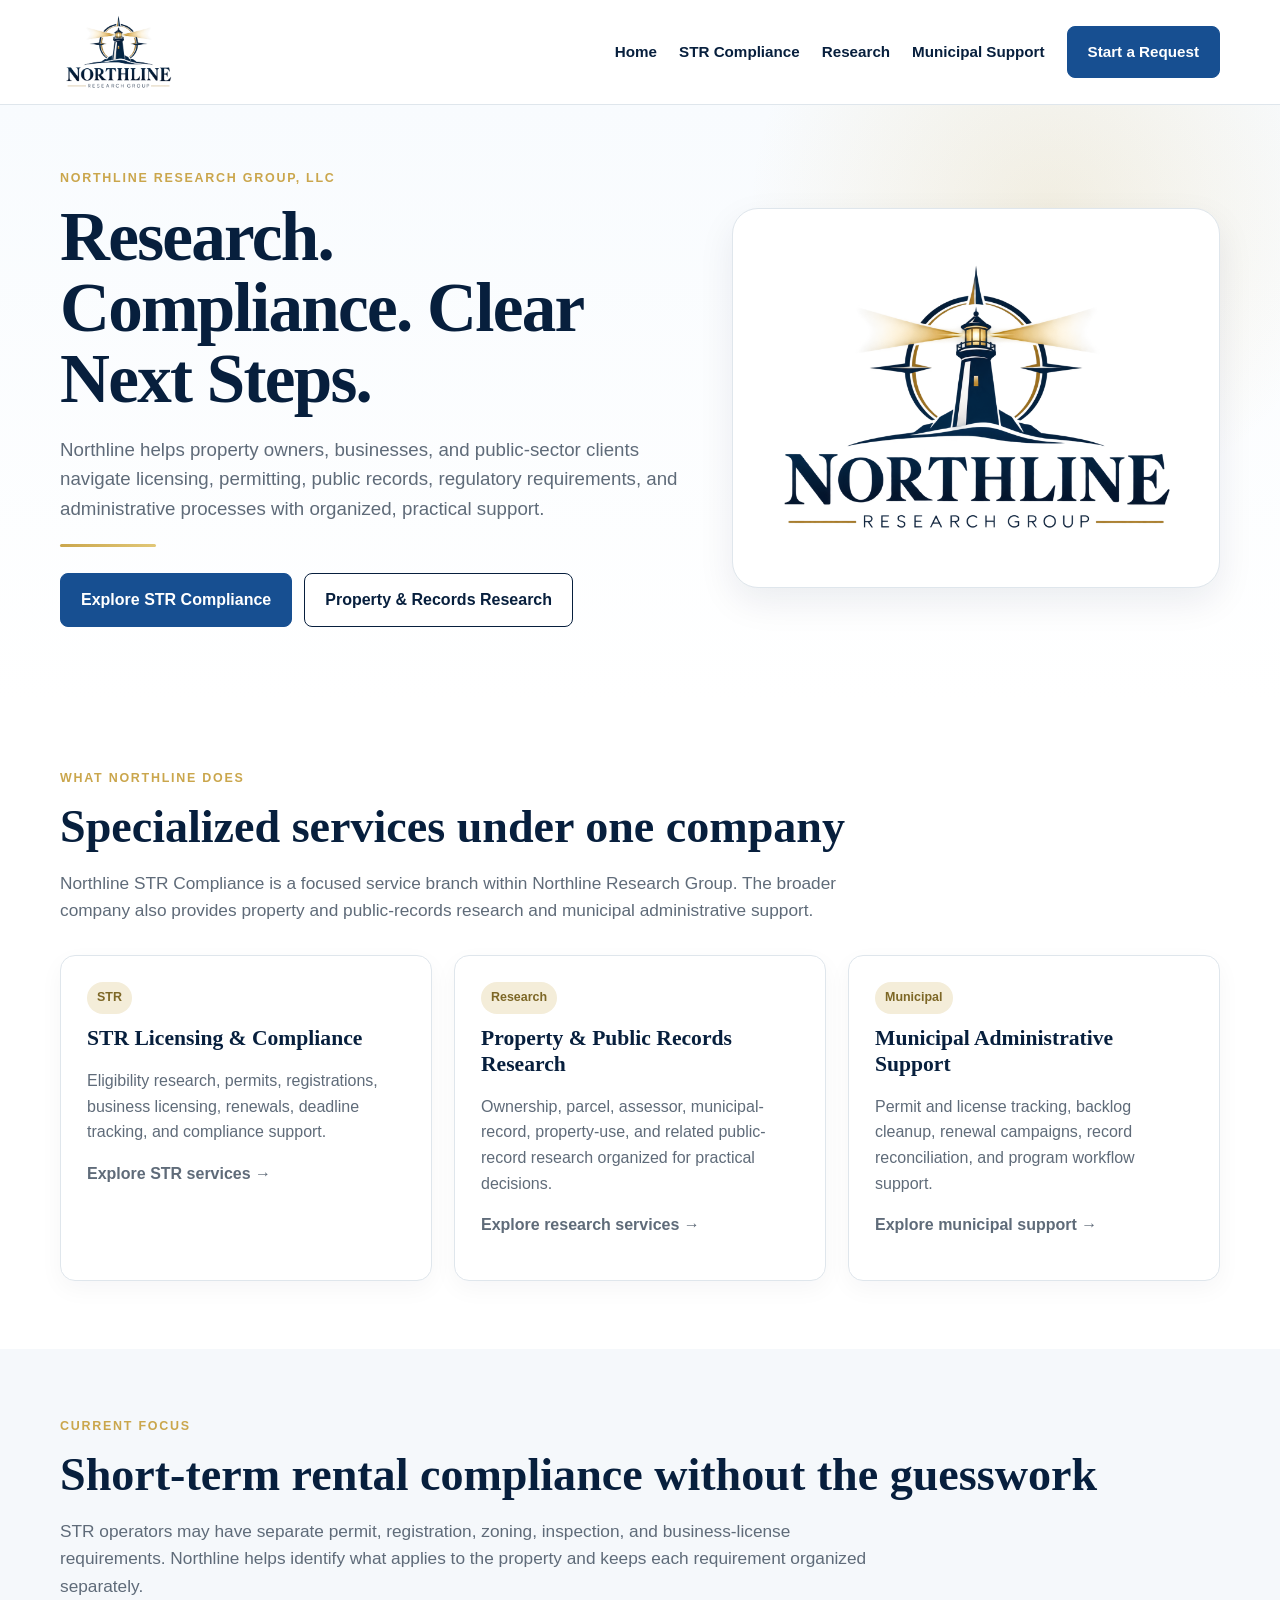
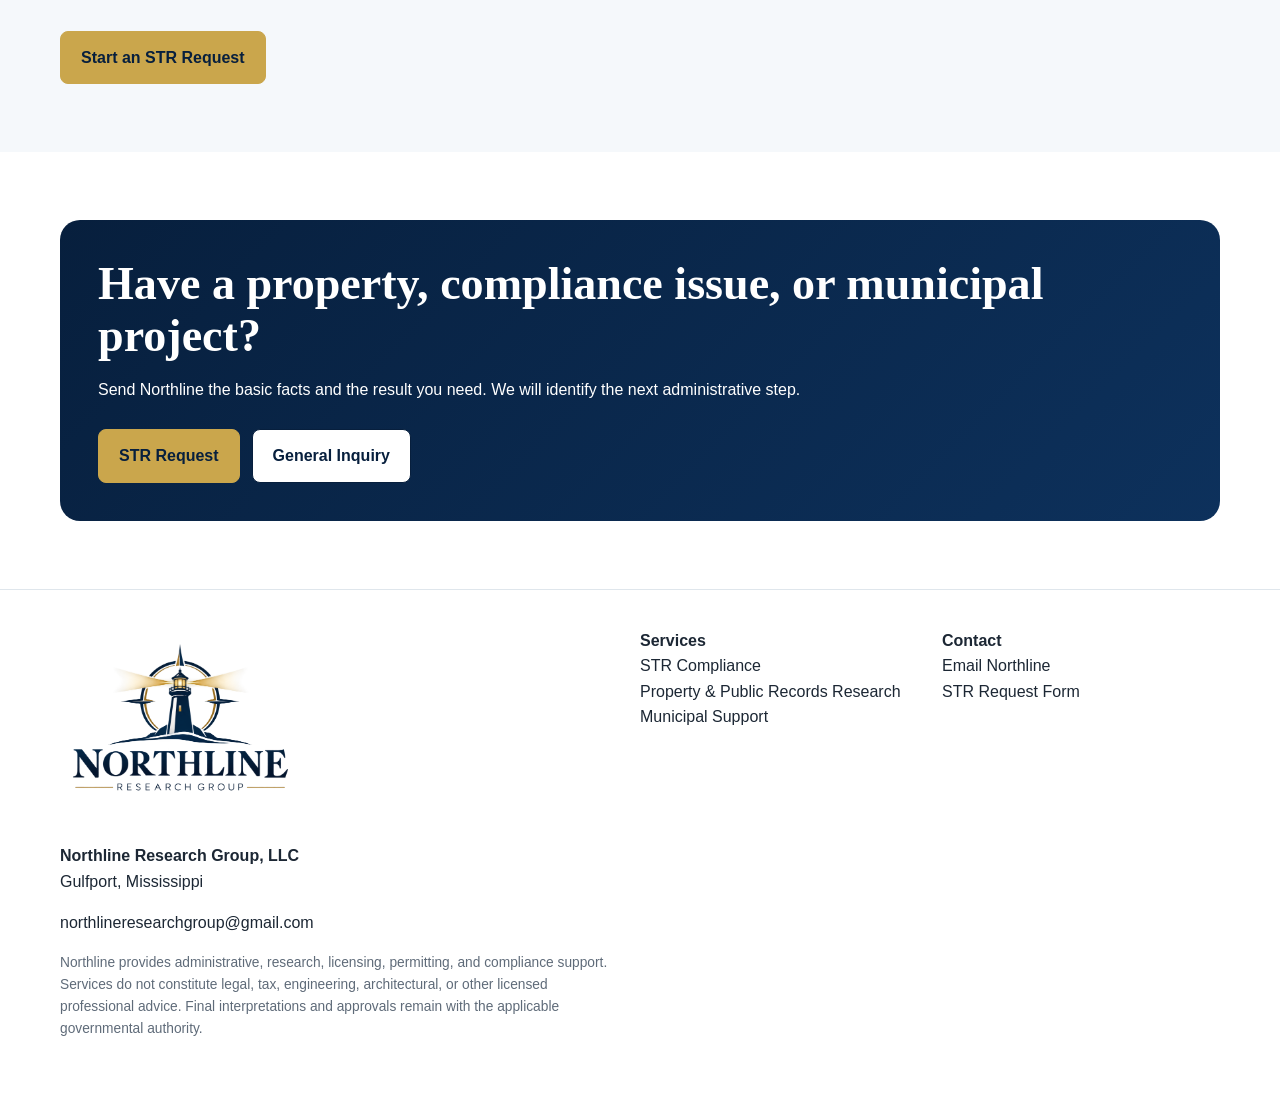
<file: index.html>
<!doctype html>
<html lang="en">
<head>
<meta charset="utf-8">
<meta name="viewport" content="width=device-width,initial-scale=1">
<title>Northline Research Group | Research, Compliance & Municipal Support</title>
<meta name="description" content="Northline Research Group provides STR compliance, property and public-records research, and municipal administrative support.">
<link rel="stylesheet" href="styles.css">
</head>
<body>

<header class="site-header">
  <div class="container nav">
    <a class="brand" href="index.html" aria-label="Northline Research Group home">
      <img src="northline-logo.png" alt="Northline Research Group">
    </a>
    <button class="menu-btn" aria-label="Open navigation menu">☰</button>
    <nav class="navlinks">
      <a href="index.html">Home</a>
      <a href="str-compliance.html">STR Compliance</a>
      <a href="research.html">Research</a>
      <a href="municipal.html">Municipal Support</a>
      <a class="btn" href="str-compliance.html#request">Start a Request</a>
    </nav>
  </div>
</header>

<main>
<section class="hero">
  <div class="container hero-grid">
    <div>
      <div class="eyebrow">Northline Research Group, LLC</div>
      <h1>Research. Compliance. Clear Next Steps.</h1>
      <p>Northline helps property owners, businesses, and public-sector clients navigate licensing, permitting, public records, regulatory requirements, and administrative processes with organized, practical support.</p>
      <div class="gold-rule"></div>
      <div class="actions">
        <a class="btn" href="str-compliance.html">Explore STR Compliance</a>
        <a class="btn secondary" href="research.html">Property & Records Research</a>
      </div>
    </div>
    <div class="hero-logo-card">
      <img src="northline-logo.png" alt="Northline Research Group lighthouse compass logo">
    </div>
  </div>
</section>

<section>
  <div class="container">
    <div class="eyebrow">What Northline Does</div>
    <h2>Specialized services under one company</h2>
    <p class="section-lead">Northline STR Compliance is a focused service branch within Northline Research Group. The broader company also provides property and public-records research and municipal administrative support.</p>
    <div class="grid3">
      <article class="card">
        <span class="pill">STR</span>
        <h3>STR Licensing & Compliance</h3>
        <p>Eligibility research, permits, registrations, business licensing, renewals, deadline tracking, and compliance support.</p>
        <p><a href="str-compliance.html"><strong>Explore STR services →</strong></a></p>
      </article>
      <article class="card">
        <span class="pill">Research</span>
        <h3>Property & Public Records Research</h3>
        <p>Ownership, parcel, assessor, municipal-record, property-use, and related public-record research organized for practical decisions.</p>
        <p><a href="research.html"><strong>Explore research services →</strong></a></p>
      </article>
      <article class="card">
        <span class="pill">Municipal</span>
        <h3>Municipal Administrative Support</h3>
        <p>Permit and license tracking, backlog cleanup, renewal campaigns, record reconciliation, and program workflow support.</p>
        <p><a href="municipal.html"><strong>Explore municipal support →</strong></a></p>
      </article>
    </div>
  </div>
</section>

<section class="alt">
  <div class="container">
    <div class="eyebrow">Current Focus</div>
    <h2>Short-term rental compliance without the guesswork</h2>
    <p class="section-lead">STR operators may have separate permit, registration, zoning, inspection, and business-license requirements. Northline helps identify what applies to the property and keeps each requirement organized separately.</p>
    <a class="btn gold" href="str-compliance.html#request">Start an STR Request</a>
  </div>
</section>

<section>
  <div class="container">
    <div class="cta">
      <h2>Have a property, compliance issue, or municipal project?</h2>
      <p>Send Northline the basic facts and the result you need. We will identify the next administrative step.</p>
      <div class="actions">
        <a class="btn gold" href="str-compliance.html#request">STR Request</a>
        <a class="btn secondary" href="mailto:northlineresearchgroup@gmail.com?subject=Northline%20Research%20Inquiry">General Inquiry</a>
      </div>
    </div>
  </div>
</section>
</main>

<footer>
  <div class="container footer-grid">
    <div>
      <img class="footer-logo" src="northline-logo.png" alt="Northline Research Group">
      <p><strong>Northline Research Group, LLC</strong><br>Gulfport, Mississippi</p>
      <p><a href="mailto:northlineresearchgroup@gmail.com">northlineresearchgroup@gmail.com</a></p>
      <p class="small">Northline provides administrative, research, licensing, permitting, and compliance support. Services do not constitute legal, tax, engineering, architectural, or other licensed professional advice. Final interpretations and approvals remain with the applicable governmental authority.</p>
    </div>
    <div>
      <strong>Services</strong><br>
      <a href="str-compliance.html">STR Compliance</a><br>
      <a href="research.html">Property & Public Records Research</a><br>
      <a href="municipal.html">Municipal Support</a>
    </div>
    <div>
      <strong>Contact</strong><br>
      <a href="mailto:northlineresearchgroup@gmail.com">Email Northline</a><br>
      <a href="str-compliance.html#request">STR Request Form</a>
    </div>
  </div>
</footer>
<script src="site.js"></script>

</body>
</html>
</file>
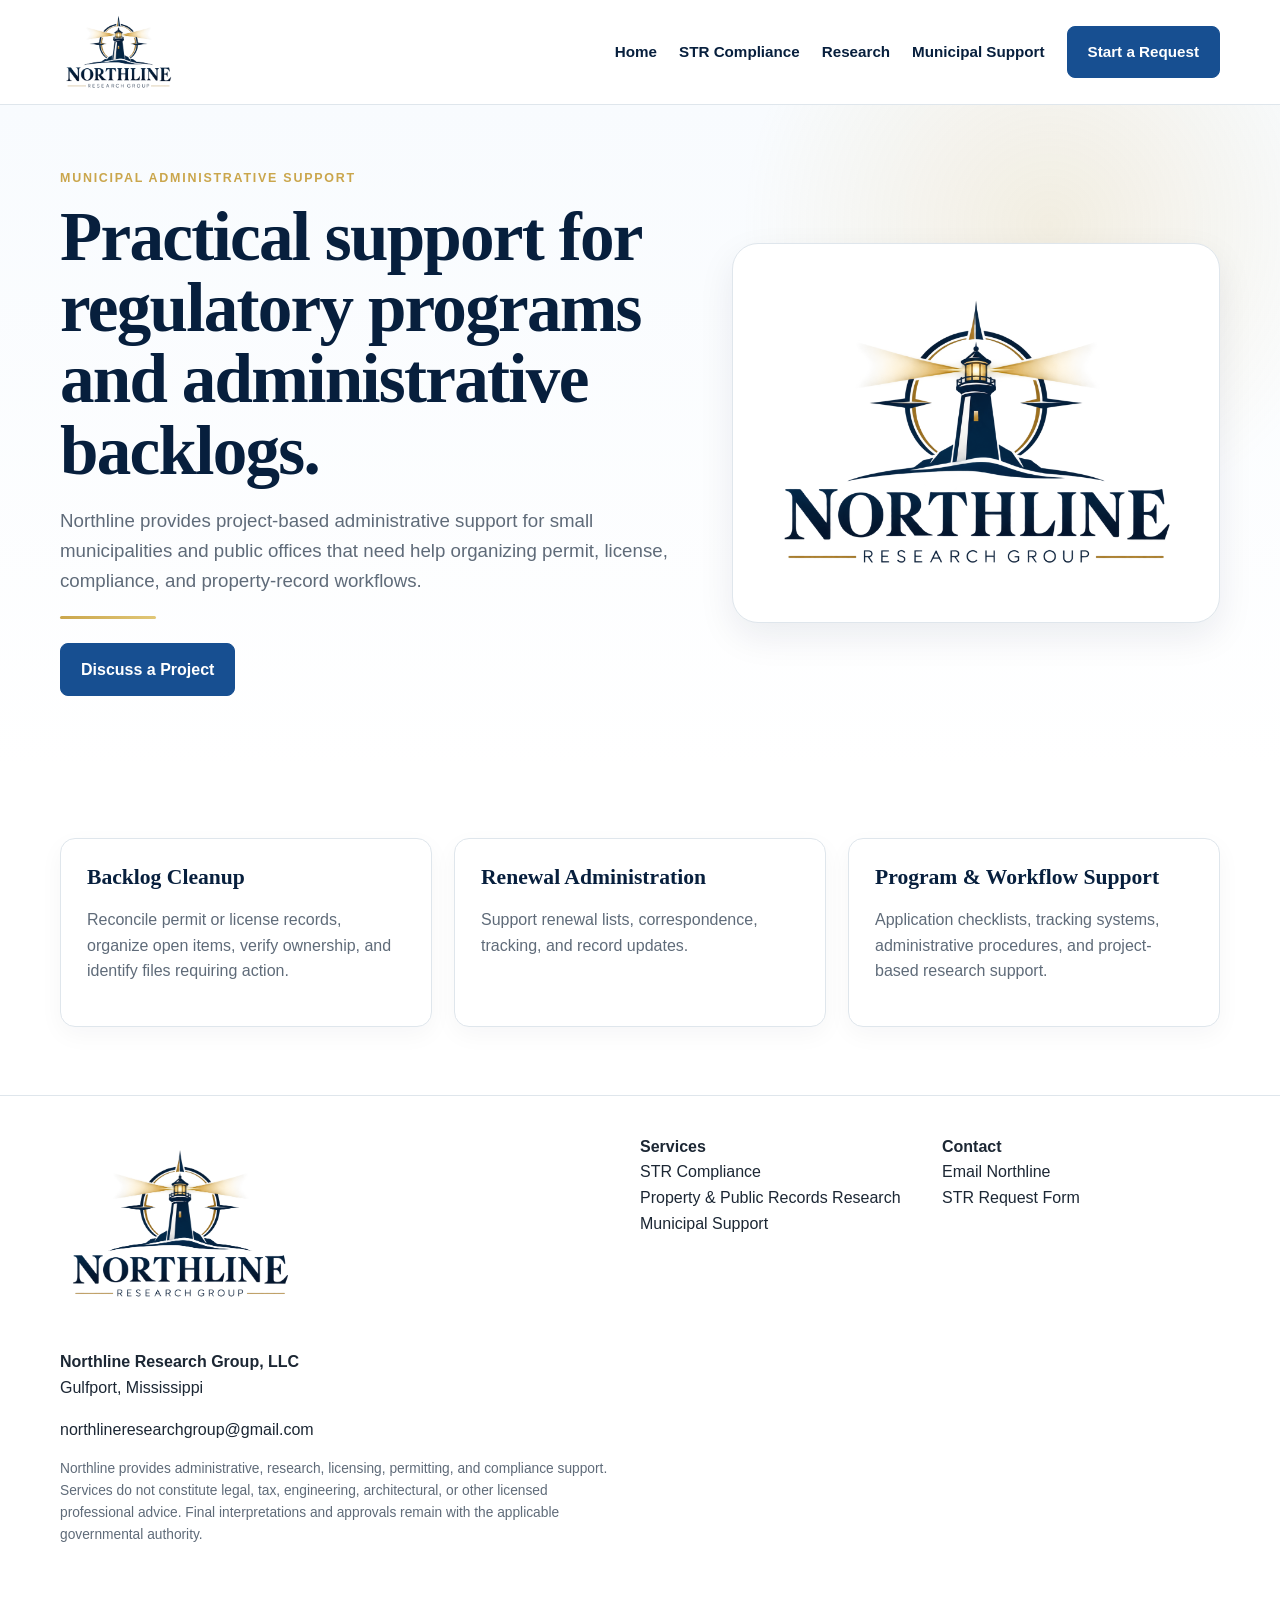
<file: municipal.html>
<!doctype html>
<html lang="en">
<head>
<meta charset="utf-8"><meta name="viewport" content="width=device-width,initial-scale=1">
<title>Municipal Administrative Support | Northline Research Group</title>
<link rel="stylesheet" href="styles.css">
</head>
<body>

<header class="site-header">
  <div class="container nav">
    <a class="brand" href="index.html" aria-label="Northline Research Group home">
      <img src="northline-logo.png" alt="Northline Research Group">
    </a>
    <button class="menu-btn" aria-label="Open navigation menu">☰</button>
    <nav class="navlinks">
      <a href="index.html">Home</a>
      <a href="str-compliance.html">STR Compliance</a>
      <a href="research.html">Research</a>
      <a href="municipal.html">Municipal Support</a>
      <a class="btn" href="str-compliance.html#request">Start a Request</a>
    </nav>
  </div>
</header>

<main>
<section class="hero">
  <div class="container hero-grid">
    <div>
      <div class="eyebrow">Municipal Administrative Support</div>
      <h1>Practical support for regulatory programs and administrative backlogs.</h1>
      <p>Northline provides project-based administrative support for small municipalities and public offices that need help organizing permit, license, compliance, and property-record workflows.</p>
      <div class="gold-rule"></div>
      <a class="btn" href="mailto:northlineresearchgroup@gmail.com?subject=Municipal%20Support%20Inquiry">Discuss a Project</a>
    </div>
    <div class="hero-logo-card"><img src="northline-logo.png" alt="Northline Research Group"></div>
  </div>
</section>
<section>
  <div class="container">
    <div class="grid3">
      <article class="card"><h3>Backlog Cleanup</h3><p>Reconcile permit or license records, organize open items, verify ownership, and identify files requiring action.</p></article>
      <article class="card"><h3>Renewal Administration</h3><p>Support renewal lists, correspondence, tracking, and record updates.</p></article>
      <article class="card"><h3>Program & Workflow Support</h3><p>Application checklists, tracking systems, administrative procedures, and project-based research support.</p></article>
    </div>
  </div>
</section>
</main>

<footer>
  <div class="container footer-grid">
    <div>
      <img class="footer-logo" src="northline-logo.png" alt="Northline Research Group">
      <p><strong>Northline Research Group, LLC</strong><br>Gulfport, Mississippi</p>
      <p><a href="mailto:northlineresearchgroup@gmail.com">northlineresearchgroup@gmail.com</a></p>
      <p class="small">Northline provides administrative, research, licensing, permitting, and compliance support. Services do not constitute legal, tax, engineering, architectural, or other licensed professional advice. Final interpretations and approvals remain with the applicable governmental authority.</p>
    </div>
    <div>
      <strong>Services</strong><br>
      <a href="str-compliance.html">STR Compliance</a><br>
      <a href="research.html">Property & Public Records Research</a><br>
      <a href="municipal.html">Municipal Support</a>
    </div>
    <div>
      <strong>Contact</strong><br>
      <a href="mailto:northlineresearchgroup@gmail.com">Email Northline</a><br>
      <a href="str-compliance.html#request">STR Request Form</a>
    </div>
  </div>
</footer>
<script src="site.js"></script>

</body></html>
</file>
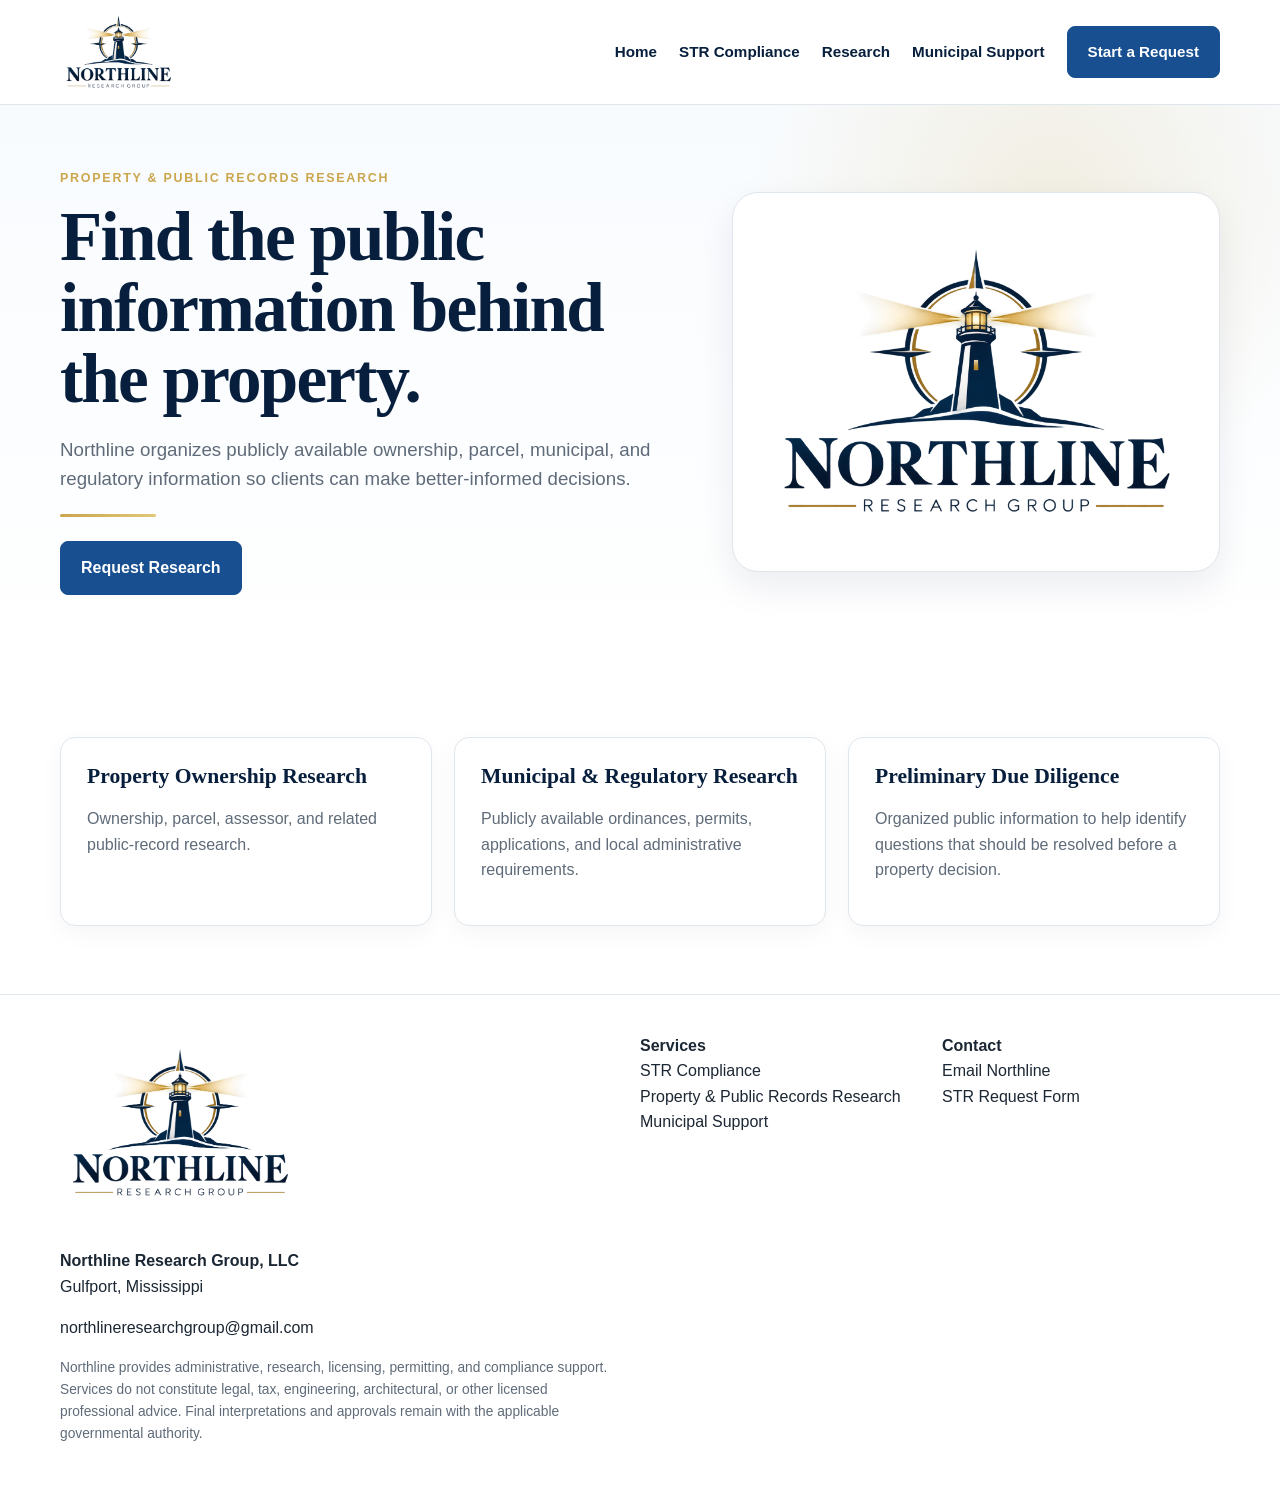
<file: research.html>
<!doctype html>
<html lang="en">
<head>
<meta charset="utf-8"><meta name="viewport" content="width=device-width,initial-scale=1">
<title>Property & Public Records Research | Northline Research Group</title>
<link rel="stylesheet" href="styles.css">
</head>
<body>

<header class="site-header">
  <div class="container nav">
    <a class="brand" href="index.html" aria-label="Northline Research Group home">
      <img src="northline-logo.png" alt="Northline Research Group">
    </a>
    <button class="menu-btn" aria-label="Open navigation menu">☰</button>
    <nav class="navlinks">
      <a href="index.html">Home</a>
      <a href="str-compliance.html">STR Compliance</a>
      <a href="research.html">Research</a>
      <a href="municipal.html">Municipal Support</a>
      <a class="btn" href="str-compliance.html#request">Start a Request</a>
    </nav>
  </div>
</header>

<main>
<section class="hero">
  <div class="container hero-grid">
    <div>
      <div class="eyebrow">Property & Public Records Research</div>
      <h1>Find the public information behind the property.</h1>
      <p>Northline organizes publicly available ownership, parcel, municipal, and regulatory information so clients can make better-informed decisions.</p>
      <div class="gold-rule"></div>
      <a class="btn" href="mailto:northlineresearchgroup@gmail.com?subject=Property%20Research%20Request">Request Research</a>
    </div>
    <div class="hero-logo-card"><img src="northline-logo.png" alt="Northline Research Group"></div>
  </div>
</section>
<section>
  <div class="container">
    <div class="grid3">
      <article class="card"><h3>Property Ownership Research</h3><p>Ownership, parcel, assessor, and related public-record research.</p></article>
      <article class="card"><h3>Municipal & Regulatory Research</h3><p>Publicly available ordinances, permits, applications, and local administrative requirements.</p></article>
      <article class="card"><h3>Preliminary Due Diligence</h3><p>Organized public information to help identify questions that should be resolved before a property decision.</p></article>
    </div>
  </div>
</section>
</main>

<footer>
  <div class="container footer-grid">
    <div>
      <img class="footer-logo" src="northline-logo.png" alt="Northline Research Group">
      <p><strong>Northline Research Group, LLC</strong><br>Gulfport, Mississippi</p>
      <p><a href="mailto:northlineresearchgroup@gmail.com">northlineresearchgroup@gmail.com</a></p>
      <p class="small">Northline provides administrative, research, licensing, permitting, and compliance support. Services do not constitute legal, tax, engineering, architectural, or other licensed professional advice. Final interpretations and approvals remain with the applicable governmental authority.</p>
    </div>
    <div>
      <strong>Services</strong><br>
      <a href="str-compliance.html">STR Compliance</a><br>
      <a href="research.html">Property & Public Records Research</a><br>
      <a href="municipal.html">Municipal Support</a>
    </div>
    <div>
      <strong>Contact</strong><br>
      <a href="mailto:northlineresearchgroup@gmail.com">Email Northline</a><br>
      <a href="str-compliance.html#request">STR Request Form</a>
    </div>
  </div>
</footer>
<script src="site.js"></script>

</body></html>
</file>
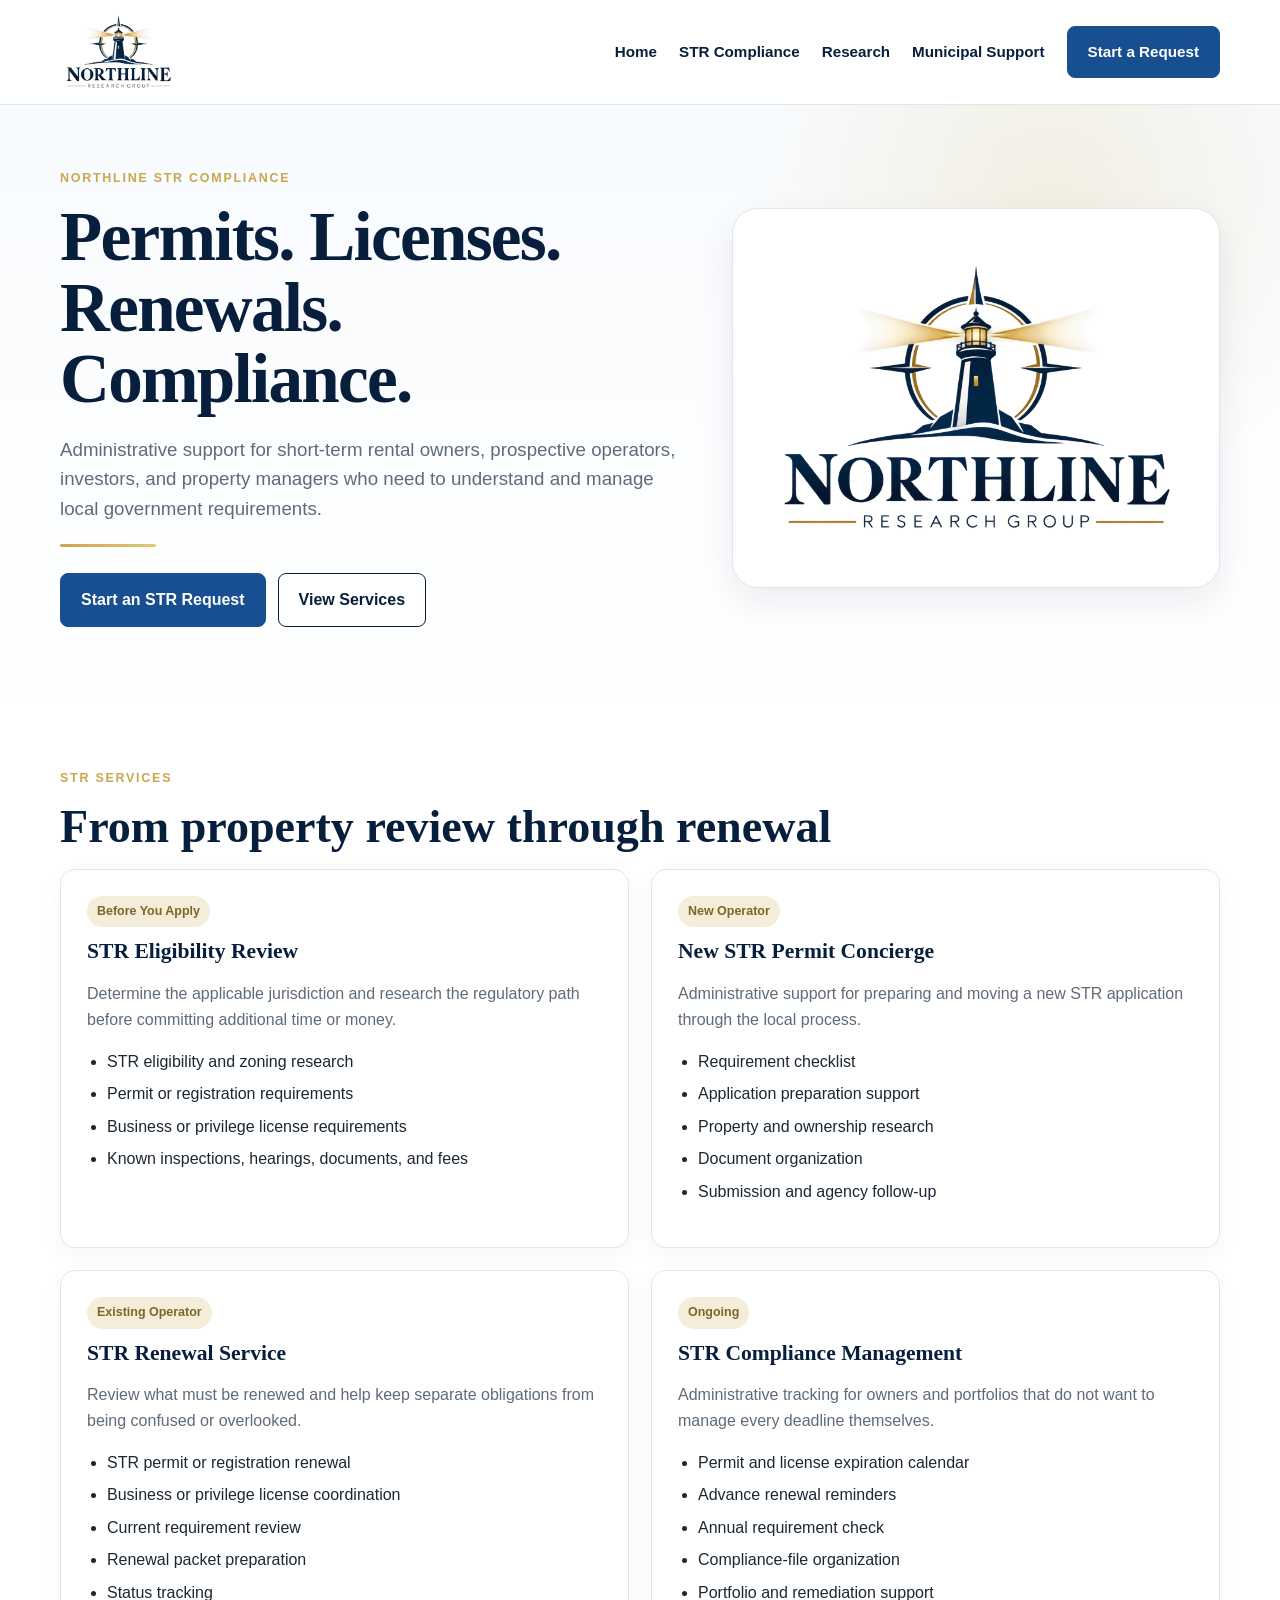
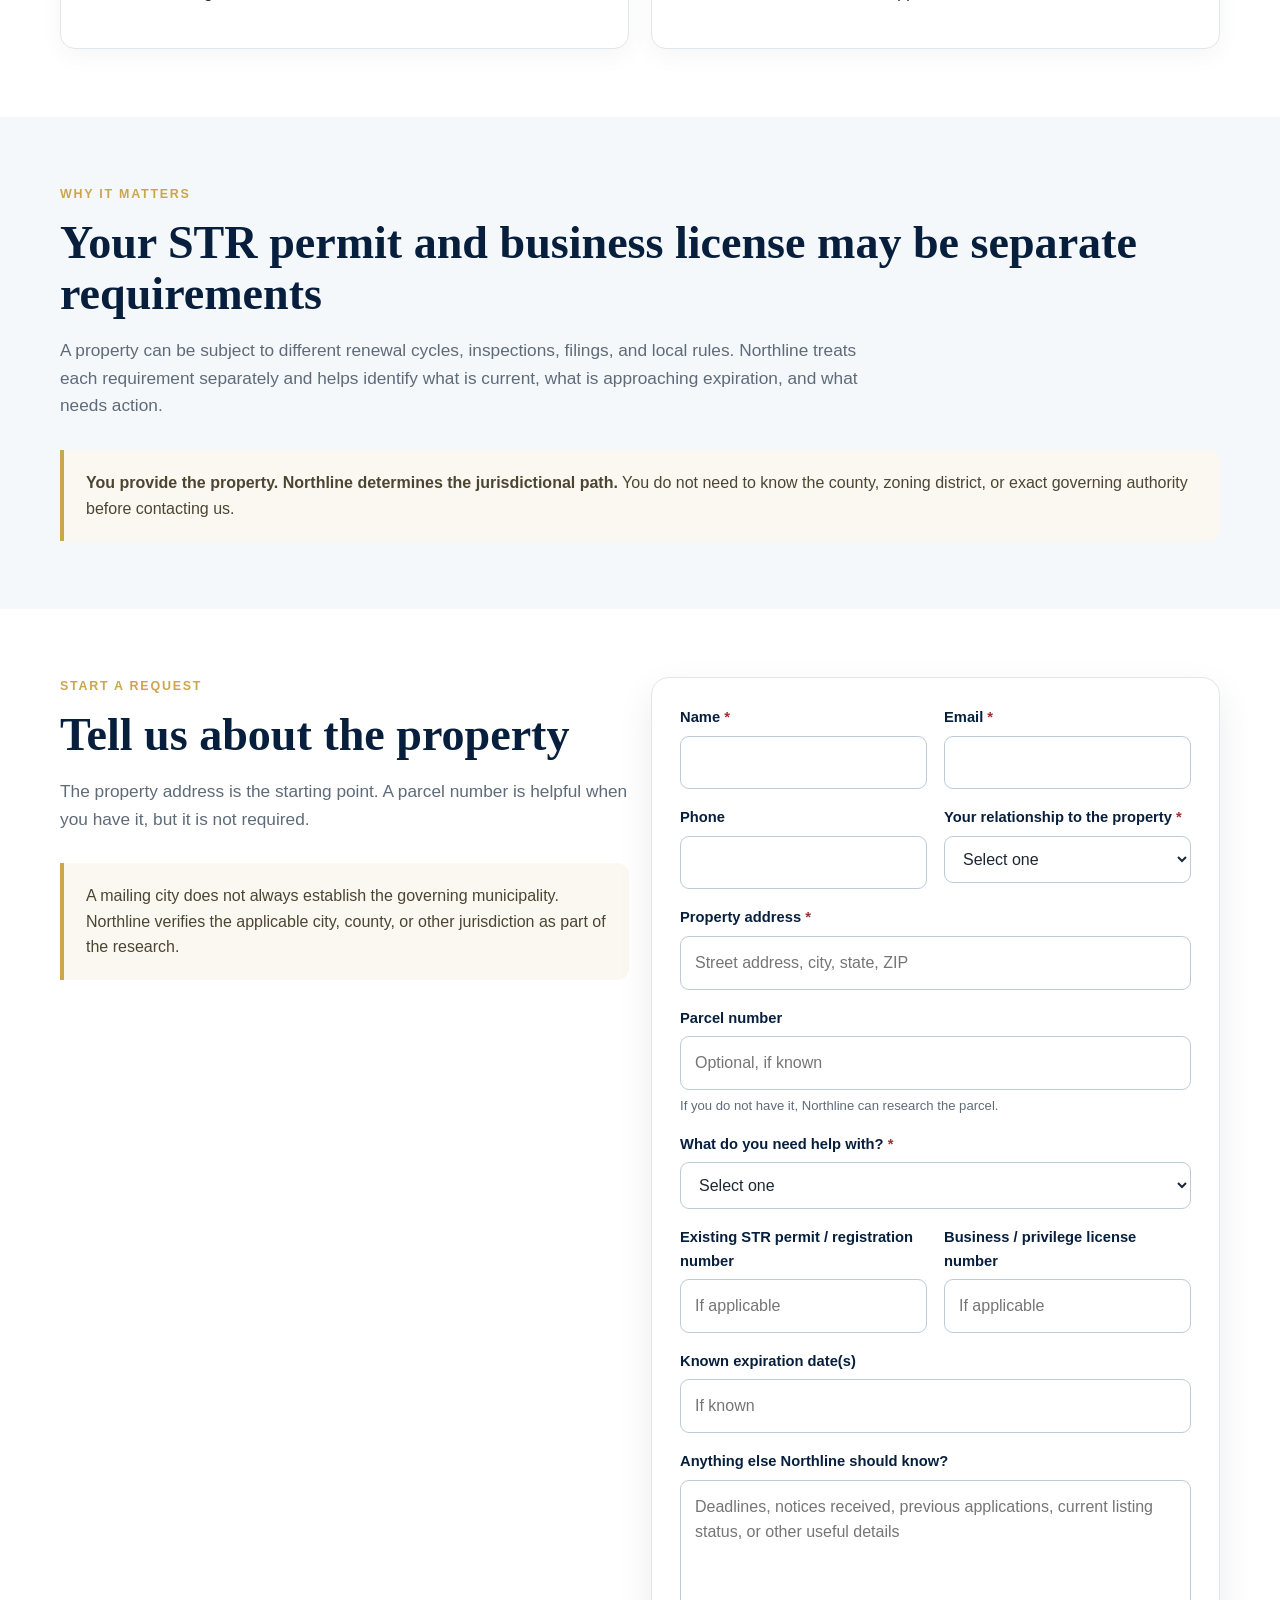
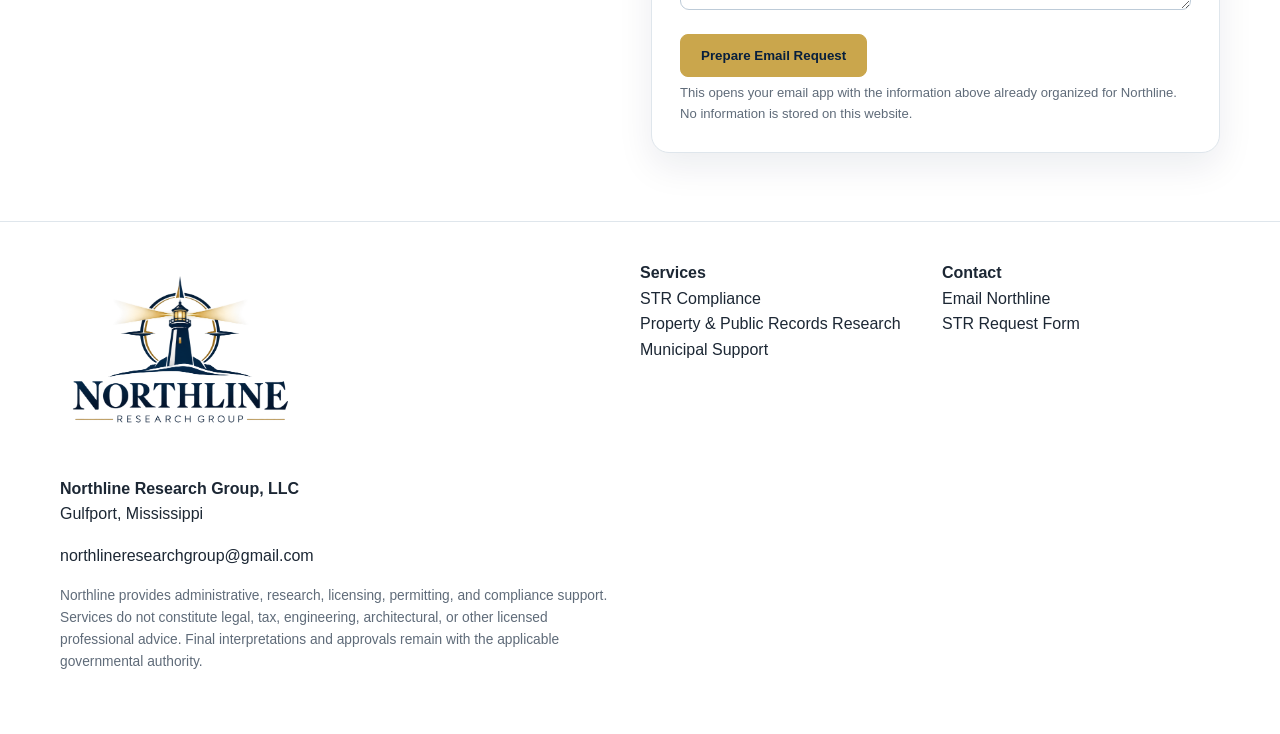
<file: str-compliance.html>
<!doctype html>
<html lang="en">
<head>
<meta charset="utf-8">
<meta name="viewport" content="width=device-width,initial-scale=1">
<title>Northline STR Compliance | Permits, Licensing & Renewals</title>
<meta name="description" content="Northline STR Compliance helps owners, investors, and managers with short-term rental eligibility, permitting, business licensing, renewals, and compliance tracking.">
<link rel="stylesheet" href="styles.css">
</head>
<body>

<header class="site-header">
  <div class="container nav">
    <a class="brand" href="index.html" aria-label="Northline Research Group home">
      <img src="northline-logo.png" alt="Northline Research Group">
    </a>
    <button class="menu-btn" aria-label="Open navigation menu">☰</button>
    <nav class="navlinks">
      <a href="index.html">Home</a>
      <a href="str-compliance.html">STR Compliance</a>
      <a href="research.html">Research</a>
      <a href="municipal.html">Municipal Support</a>
      <a class="btn" href="str-compliance.html#request">Start a Request</a>
    </nav>
  </div>
</header>

<main>
<section class="hero">
  <div class="container hero-grid">
    <div>
      <div class="eyebrow">Northline STR Compliance</div>
      <h1>Permits. Licenses. Renewals. Compliance.</h1>
      <p>Administrative support for short-term rental owners, prospective operators, investors, and property managers who need to understand and manage local government requirements.</p>
      <div class="gold-rule"></div>
      <div class="actions">
        <a class="btn" href="#request">Start an STR Request</a>
        <a class="btn secondary" href="#services">View Services</a>
      </div>
    </div>
    <div class="hero-logo-card">
      <img src="northline-logo.png" alt="Northline Research Group lighthouse compass logo">
    </div>
  </div>
</section>

<section id="services">
  <div class="container">
    <div class="eyebrow">STR Services</div>
    <h2>From property review through renewal</h2>
    <div class="grid2">
      <article class="card">
        <span class="pill">Before You Apply</span>
        <h3>STR Eligibility Review</h3>
        <p>Determine the applicable jurisdiction and research the regulatory path before committing additional time or money.</p>
        <ul>
          <li>STR eligibility and zoning research</li>
          <li>Permit or registration requirements</li>
          <li>Business or privilege license requirements</li>
          <li>Known inspections, hearings, documents, and fees</li>
        </ul>
      </article>
      <article class="card">
        <span class="pill">New Operator</span>
        <h3>New STR Permit Concierge</h3>
        <p>Administrative support for preparing and moving a new STR application through the local process.</p>
        <ul>
          <li>Requirement checklist</li>
          <li>Application preparation support</li>
          <li>Property and ownership research</li>
          <li>Document organization</li>
          <li>Submission and agency follow-up</li>
        </ul>
      </article>
      <article class="card">
        <span class="pill">Existing Operator</span>
        <h3>STR Renewal Service</h3>
        <p>Review what must be renewed and help keep separate obligations from being confused or overlooked.</p>
        <ul>
          <li>STR permit or registration renewal</li>
          <li>Business or privilege license coordination</li>
          <li>Current requirement review</li>
          <li>Renewal packet preparation</li>
          <li>Status tracking</li>
        </ul>
      </article>
      <article class="card">
        <span class="pill">Ongoing</span>
        <h3>STR Compliance Management</h3>
        <p>Administrative tracking for owners and portfolios that do not want to manage every deadline themselves.</p>
        <ul>
          <li>Permit and license expiration calendar</li>
          <li>Advance renewal reminders</li>
          <li>Annual requirement check</li>
          <li>Compliance-file organization</li>
          <li>Portfolio and remediation support</li>
        </ul>
      </article>
    </div>
  </div>
</section>

<section class="alt">
  <div class="container">
    <div class="eyebrow">Why It Matters</div>
    <h2>Your STR permit and business license may be separate requirements</h2>
    <p class="section-lead">A property can be subject to different renewal cycles, inspections, filings, and local rules. Northline treats each requirement separately and helps identify what is current, what is approaching expiration, and what needs action.</p>
    <div class="callout"><strong>You provide the property. Northline determines the jurisdictional path.</strong> You do not need to know the county, zoning district, or exact governing authority before contacting us.</div>
  </div>
</section>

<section id="request">
  <div class="container grid2">
    <div>
      <div class="eyebrow">Start a Request</div>
      <h2>Tell us about the property</h2>
      <p class="section-lead">The property address is the starting point. A parcel number is helpful when you have it, but it is not required.</p>
      <div class="callout">
        A mailing city does not always establish the governing municipality. Northline verifies the applicable city, county, or other jurisdiction as part of the research.
      </div>
    </div>

    <form class="form-wrap" id="str-intake">
      <div class="form-grid">
        <div class="field">
          <label class="required" for="name">Name</label>
          <input id="name" name="name" required>
        </div>
        <div class="field">
          <label class="required" for="email">Email</label>
          <input id="email" name="email" type="email" required>
        </div>
        <div class="field">
          <label for="phone">Phone</label>
          <input id="phone" name="phone" type="tel">
        </div>
        <div class="field">
          <label class="required" for="relationship">Your relationship to the property</label>
          <select id="relationship" name="relationship" required>
            <option value="">Select one</option>
            <option>Current owner</option>
            <option>Prospective buyer</option>
            <option>Property manager / host</option>
            <option>Real estate professional</option>
            <option>Other</option>
          </select>
        </div>

        <div class="field full">
          <label class="required" for="address">Property address</label>
          <input id="address" name="address" placeholder="Street address, city, state, ZIP" required>
        </div>

        <div class="field full">
          <label for="parcel">Parcel number</label>
          <input id="parcel" name="parcel" placeholder="Optional, if known">
          <div class="help">If you do not have it, Northline can research the parcel.</div>
        </div>

        <div class="field full">
          <label class="required" for="service">What do you need help with?</label>
          <select id="service" name="service" required>
            <option value="">Select one</option>
            <option>Determine whether this property can operate as an STR</option>
            <option>New STR permit / registration</option>
            <option>STR renewal</option>
            <option>Business / privilege license</option>
            <option>Permit and license expiration review</option>
            <option>Compliance issue / expired permit</option>
            <option>Multiple properties / portfolio management</option>
            <option>Other STR compliance matter</option>
          </select>
        </div>

        <div class="field">
          <label for="strpermit">Existing STR permit / registration number</label>
          <input id="strpermit" name="strpermit" placeholder="If applicable">
        </div>
        <div class="field">
          <label for="businesslicense">Business / privilege license number</label>
          <input id="businesslicense" name="businesslicense" placeholder="If applicable">
        </div>
        <div class="field full">
          <label for="expiration">Known expiration date(s)</label>
          <input id="expiration" name="expiration" placeholder="If known">
        </div>
        <div class="field full">
          <label for="details">Anything else Northline should know?</label>
          <textarea id="details" name="details" placeholder="Deadlines, notices received, previous applications, current listing status, or other useful details"></textarea>
        </div>
        <div class="field full">
          <button class="btn gold" type="submit">Prepare Email Request</button>
          <div class="help">This opens your email app with the information above already organized for Northline. No information is stored on this website.</div>
        </div>
      </div>
    </form>
  </div>
</section>
</main>

<footer>
  <div class="container footer-grid">
    <div>
      <img class="footer-logo" src="northline-logo.png" alt="Northline Research Group">
      <p><strong>Northline Research Group, LLC</strong><br>Gulfport, Mississippi</p>
      <p><a href="mailto:northlineresearchgroup@gmail.com">northlineresearchgroup@gmail.com</a></p>
      <p class="small">Northline provides administrative, research, licensing, permitting, and compliance support. Services do not constitute legal, tax, engineering, architectural, or other licensed professional advice. Final interpretations and approvals remain with the applicable governmental authority.</p>
    </div>
    <div>
      <strong>Services</strong><br>
      <a href="str-compliance.html">STR Compliance</a><br>
      <a href="research.html">Property & Public Records Research</a><br>
      <a href="municipal.html">Municipal Support</a>
    </div>
    <div>
      <strong>Contact</strong><br>
      <a href="mailto:northlineresearchgroup@gmail.com">Email Northline</a><br>
      <a href="str-compliance.html#request">STR Request Form</a>
    </div>
  </div>
</footer>
<script src="site.js"></script>

</body>
</html>
</file>
<file: styles.css>
:root{
  --navy:#071f3d;
  --navy2:#0d315c;
  --blue:#174f91;
  --gold:#caa64c;
  --gold2:#e1c777;
  --cream:#fbf8f1;
  --paper:#ffffff;
  --ink:#1c2734;
  --muted:#5f6b79;
  --line:#dfe6ec;
  --soft:#f5f8fb;
  --shadow:0 14px 36px rgba(7,31,61,.08);
}
*{box-sizing:border-box}
html{scroll-behavior:smooth}
body{
  margin:0;
  color:var(--ink);
  background:var(--paper);
  font-family:Arial,Helvetica,sans-serif;
  line-height:1.6;
}
a{color:inherit;text-decoration:none}
img{max-width:100%;height:auto}
.container{width:min(1160px,92%);margin:0 auto}

.site-header{
  position:sticky;top:0;z-index:50;
  background:rgba(255,255,255,.97);
  border-bottom:1px solid var(--line);
  backdrop-filter:blur(10px);
}
.nav{
  min-height:104px;
  display:flex;
  align-items:center;
  justify-content:space-between;
  gap:20px;
}
.brand{
  display:flex;
  align-items:center;
  gap:16px;
}
.brand img{
  width:220px;
  max-height:88px;
  object-fit:contain;
  object-position:left center;
}
.navlinks{
  display:flex;
  align-items:center;
  gap:22px;
  font-size:.95rem;
  font-weight:700;
  color:var(--navy);
}
.navlinks a:hover{color:var(--blue)}
.menu-btn{
  display:none;
  border:0;
  background:transparent;
  font-size:1.8rem;
  color:var(--navy);
}

.btn{
  display:inline-flex;
  align-items:center;
  justify-content:center;
  padding:13px 20px;
  border-radius:8px;
  border:1px solid var(--blue);
  background:var(--blue);
  color:#fff;
  font-weight:800;
}
.btn:hover{background:var(--navy);border-color:var(--navy)}
.btn.secondary{background:#fff;color:var(--navy);border-color:var(--navy)}
.btn.gold{background:var(--gold);border-color:var(--gold);color:var(--navy)}

.eyebrow{
  color:var(--gold);
  text-transform:uppercase;
  letter-spacing:.14em;
  font-weight:800;
  font-size:.78rem;
  margin-bottom:12px;
}

h1,h2,h3{
  font-family:Georgia,"Times New Roman",serif;
  color:var(--navy);
  margin-top:0;
}
h1{
  font-size:clamp(2.5rem,5.4vw,4.9rem);
  line-height:1.03;
  letter-spacing:-.025em;
  margin-bottom:20px;
}
h2{
  font-size:clamp(1.9rem,3.6vw,2.9rem);
  line-height:1.12;
  margin-bottom:16px;
}
h3{
  font-size:1.35rem;
  line-height:1.2;
  margin-bottom:10px;
}

.hero{
  padding:64px 0 74px;
  background:
    radial-gradient(circle at 82% 18%, rgba(202,166,76,.16), transparent 26%),
    linear-gradient(180deg,#f8fbfe 0%,#fff 100%);
}
.hero-grid{
  display:grid;
  grid-template-columns:1.12fr .88fr;
  gap:52px;
  align-items:center;
}
.hero p{
  font-size:1.17rem;
  color:var(--muted);
  max-width:760px;
}
.hero-logo-card{
  background:#fff;
  border:1px solid var(--line);
  border-radius:26px;
  padding:28px;
  box-shadow:var(--shadow);
  text-align:center;
}
.hero-logo-card img{
  width:100%;
  max-width:520px;
  margin:auto;
  display:block;
}
.gold-rule{
  width:96px;
  height:3px;
  border-radius:3px;
  background:linear-gradient(90deg,var(--gold),var(--gold2));
  margin:20px 0 24px;
}

.actions{display:flex;gap:12px;flex-wrap:wrap;margin-top:26px}
section{padding:68px 0}
.alt{background:var(--soft)}
.section-lead{
  font-size:1.08rem;
  color:var(--muted);
  max-width:820px;
  margin-bottom:30px;
}
.grid3,.grid2{display:grid;gap:22px}
.grid3{grid-template-columns:repeat(3,1fr)}
.grid2{grid-template-columns:repeat(2,1fr)}
.card{
  background:#fff;
  border:1px solid var(--line);
  border-radius:15px;
  padding:26px;
  box-shadow:0 8px 25px rgba(7,31,61,.04);
}
.card p{color:var(--muted)}
.card ul{padding-left:20px}
.card li{margin:7px 0}
.pill{
  display:inline-block;
  margin-bottom:12px;
  padding:6px 10px;
  border-radius:999px;
  background:#f4edd9;
  color:#7d6726;
  font-size:.78rem;
  font-weight:850;
}
.callout{
  background:var(--cream);
  border-left:4px solid var(--gold);
  padding:20px 22px;
  border-radius:0 12px 12px 0;
  color:#4c4533;
}
.steps{
  display:grid;
  grid-template-columns:repeat(3,1fr);
  gap:22px;
  margin-top:28px;
}
.step{
  padding:26px;
  border:1px solid var(--line);
  border-radius:15px;
  background:#fff;
}
.step-num{
  width:38px;height:38px;border-radius:50%;
  display:grid;place-items:center;
  background:var(--navy);color:#fff;
  font-weight:900;margin-bottom:14px;
}

.form-wrap{
  background:#fff;
  border:1px solid var(--line);
  border-radius:18px;
  padding:28px;
  box-shadow:var(--shadow);
}
.form-grid{
  display:grid;
  grid-template-columns:repeat(2,1fr);
  gap:17px;
}
.field.full{grid-column:1/-1}
label{
  display:block;
  color:var(--navy);
  font-weight:800;
  font-size:.92rem;
  margin-bottom:6px;
}
.required:after{content:" *";color:#a12f2f}
input,select,textarea{
  width:100%;
  border:1px solid #bdcbd8;
  border-radius:9px;
  padding:13px 14px;
  font:inherit;
  color:var(--ink);
  background:#fff;
}
textarea{min-height:130px;resize:vertical}
.help{font-size:.82rem;color:var(--muted);margin-top:5px}

.cta{
  border-radius:20px;
  padding:38px;
  color:#fff;
  background:linear-gradient(135deg,var(--navy),var(--navy2));
}
.cta h2,.cta p{color:#fff}

footer{
  border-top:1px solid var(--line);
  padding:38px 0 48px;
}
.footer-grid{
  display:grid;
  grid-template-columns:2fr 1fr 1fr;
  gap:24px;
}
.footer-logo{
  width:240px;
  margin-bottom:12px;
}
.small{font-size:.86rem;color:var(--muted)}

@media(max-width:920px){
  .hero-grid,.grid3,.grid2,.steps,.footer-grid{grid-template-columns:1fr}
  .navlinks{
    display:none;
    position:absolute;
    left:0;right:0;top:104px;
    flex-direction:column;
    align-items:stretch;
    padding:20px 4%;
    background:#fff;
    border-bottom:1px solid var(--line);
  }
  .navlinks.open{display:flex}
  .menu-btn{display:block}
}
@media(max-width:620px){
  .container{width:94%}
  .nav{min-height:94px}
  .brand img{width:178px;max-height:76px}
  .navlinks{top:94px}
  .hero{padding:44px 0 54px}
  .hero-grid{gap:28px}
  .hero-logo-card{padding:20px}
  section{padding:52px 0}
  .form-grid{grid-template-columns:1fr}
  .field.full{grid-column:auto}
  .actions .btn{width:100%}
}
</file>
